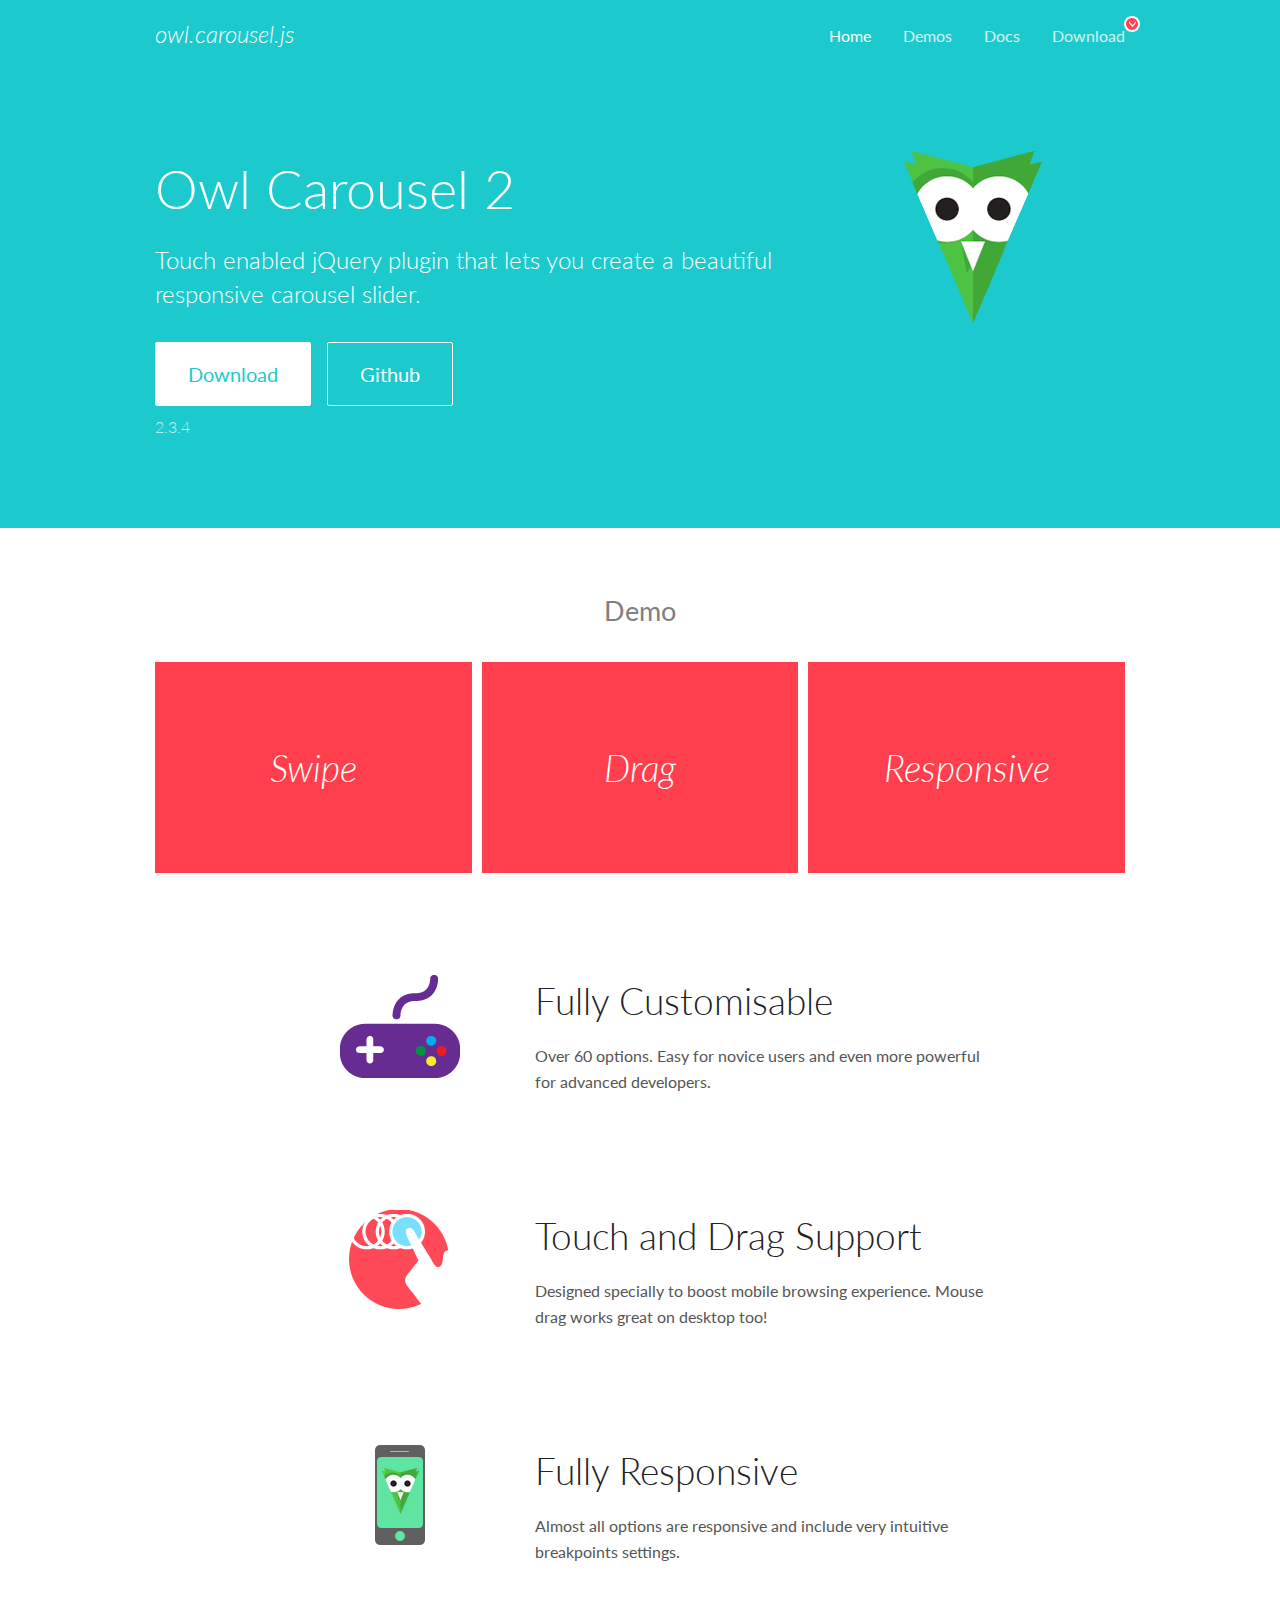
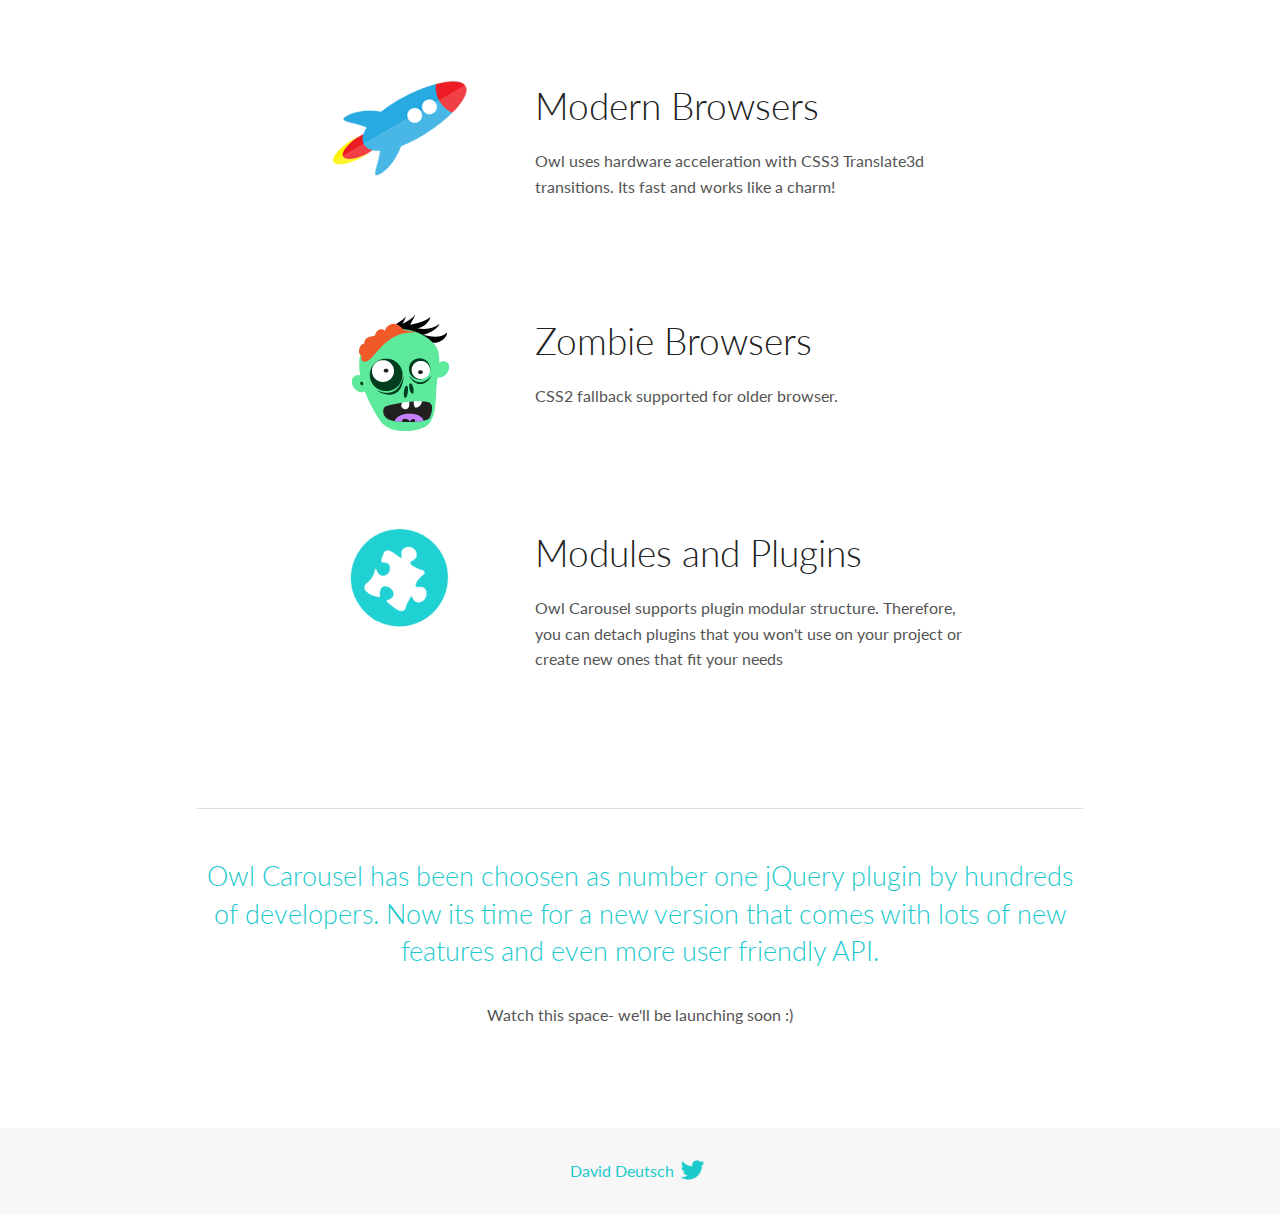
<file: plugins/OwlCarousel2-2.3.4/docs/index.html>
<!DOCTYPE html>
<html lang="en">
  <head>

    <!-- head -->
    <meta charset="utf-8">
    <meta name="msapplication-tap-highlight" content="no" />
    <meta name="viewport" content="width=device-width, initial-scale=1.0" />
    <meta name="description" content="Touch enabled jQuery plugin that lets you create beautiful responsive carousel slider.">
    <meta name="author" content="David Deutsch">
    <title>
      Home | Owl Carousel | 2.3.4
    </title>

    <!-- Stylesheets -->
    <link href='https://fonts.googleapis.com/css?family=Lato:300,400,700,400italic,300italic' rel='stylesheet' type='text/css'>
    <link rel="stylesheet" href="assets/css/docs.theme.min.css">

    <!-- Owl Stylesheets -->
    <link rel="stylesheet" href="assets/owlcarousel/assets/owl.carousel.min.css">
    <link rel="stylesheet" href="assets/owlcarousel/assets/owl.theme.default.min.css">

    <!-- HTML5 shim and Respond.js IE8 support of HTML5 elements and media queries -->

    <!--[if lt IE 9]>
      <script src="https://oss.maxcdn.com/libs/html5shiv/3.7.0/html5shiv.js"></script>
      <script src="https://oss.maxcdn.com/libs/respond.js/1.3.0/respond.min.js"></script>
    <![endif]-->

    <!-- Favicons -->
    <link rel="apple-touch-icon-precomposed" sizes="144x144" href="assets/ico/apple-touch-icon-144-precomposed.png">
    <link rel="shortcut icon" href="assets/ico/favicon.png">
    <link rel="shortcut icon" href="favicon.ico">

    <!-- Yeah i know js should not be in header. Its required for demos.-->

    <!-- javascript -->
    <script src="assets/vendors/jquery.min.js"></script>
    <script src="assets/owlcarousel/owl.carousel.js"></script>
  </head>
  <body>

    <!-- header -->
    <header class="header">
      <div class="row">
        <div class="large-12 columns">
          <div class="brand left">
            <h3>
              <a href="/OwlCarousel2/">owl.carousel.js</a> 
            </h3>
          </div>
          <a id="toggle-nav" class="right">
            <span></span> <span></span> <span></span> 
          </a> 
          <div class="nav-bar">
            <ul class="clearfix">
              <li class="active">
                <a href="/OwlCarousel2/index.html">Home</a> 
              </li>
              <li> <a href="/OwlCarousel2/demos/demos.html">Demos</a>  </li>
              <li> <a href="/OwlCarousel2/docs/started-welcome.html">Docs</a>  </li>
              <li>
                <a href="https://github.com/OwlCarousel2/OwlCarousel2/archive/2.3.4.zip">Download</a> 
                <span class="download"></span> 
              </li>
            </ul>
          </div>
        </div>
      </div>
    </header>

    <!-- home panel -->
    <section id="hero">
      <div class="row">
        <div class="large-8 medium-8 columns">
          <h1>Owl Carousel 2</h1>
          <h4>Touch enabled jQuery plugin that lets you create a beautiful responsive carousel slider.</h4>
          <a href="https://github.com/OwlCarousel2/OwlCarousel2/archive/2.3.4.zip" class="hero-button">Download</a> 
          <a href="https://github.com/OwlCarousel2/OwlCarousel2" class="hero-button outline">Github</a> 
          <p>2.3.4</p>
        </div>
        <div class="large-4 medium-4 columns">
          <img class="owl-logo" src="assets/img/owl-logo.png" alt="mr. Owl">
        </div>
      </div>
    </section>

    <!-- body -->
    <div class="home-demo">
      <div class="row">
        <div class="large-12 columns">
          <h3>Demo</h3>
          <div class="owl-carousel">
            <div class="item">
              <h2>Swipe</h2>
            </div>
            <div class="item">
              <h2>Drag</h2>
            </div>
            <div class="item">
              <h2>Responsive</h2>
            </div>
            <div class="item">
              <h2>CSS3</h2>
            </div>
            <div class="item">
              <h2>Fast</h2>
            </div>
            <div class="item">
              <h2>Easy</h2>
            </div>
            <div class="item">
              <h2>Free</h2>
            </div>
            <div class="item">
              <h2>Upgradable</h2>
            </div>
            <div class="item">
              <h2>Tons of options</h2>
            </div>
            <div class="item">
              <h2>Infinity</h2>
            </div>
            <div class="item">
              <h2>Auto Width</h2>
            </div>
          </div>
        </div>
      </div>
    </div>
    <script>
      var owl = $('.owl-carousel');
      owl.owlCarousel({
        margin: 10,
        loop: true,
        responsive: {
          0: {
            items: 1
          },
          600: {
            items: 2
          },
          1000: {
            items: 3
          }
        }
      })
    </script>

    <!-- features -->
    <div id="features">
      <div class="row">
        <div class="small-12 medium-9 small-centered columns">
          <section class="row feature">
            <div class="medium-4 small-12 columns">
              <img src="assets/img/feature-options.png" alt="">
            </div>
            <div class="medium-8 small-12 columns">
              <h2>Fully Customisable</h2>
              <p>Over 60 options. Easy for novice users and even more powerful for advanced developers.</p>
            </div>
          </section>
          <section class="row feature">
            <div class="medium-4 small-12 columns">
              <img src="assets/img/feature-drag.png" alt="">
            </div>
            <div class="medium-8 small-12 columns">
              <h2>Touch and Drag Support</h2>
              <p>Designed specially to boost mobile browsing experience. Mouse drag works great on desktop too!</p>
            </div>
          </section>
          <section class="row feature">
            <div class="medium-4 small-12 columns">
              <img src="assets/img/feature-responsive.png" alt="">
            </div>
            <div class="medium-8 small-12 columns">
              <h2>Fully Responsive</h2>
              <p>Almost all options are responsive and include very intuitive breakpoints settings.</p>
            </div>
          </section>
          <section class="row feature">
            <div class="medium-4 small-12 columns">
              <img src="assets/img/feature-modern.png" alt="">
            </div>
            <div class="medium-8 small-12 columns">
              <h2>Modern Browsers</h2>
              <p>Owl uses hardware acceleration with CSS3 Translate3d transitions. Its fast and works like a charm! </p>
            </div>
          </section>
          <section class="row feature">
            <div class="medium-4 small-12 columns">
              <img src="assets/img/feature-zombie.png" alt="">
            </div>
            <div class="medium-8 small-12 columns">
              <h2>Zombie Browsers</h2>
              <p>CSS2 fallback supported for older browser.</p>
            </div>
          </section>
          <section class="row feature">
            <div class="medium-4 small-12 columns">
              <img src="assets/img/feature-module.png" alt="">
            </div>
            <div class="medium-8 small-12 columns">
              <h2>Modules and Plugins</h2>
              <p>Owl Carousel supports plugin modular structure. Therefore, you can detach plugins that you won&#x27;t use on your project or create new ones that fit your needs</p>
            </div>
          </section>
        </div>
      </div>
    </div>

    <!-- footer -->
    <section id="teaser-text">
      <div class="row">
        <div class="small-12 medium-11 small-centered columns">
          <hr>
          <h3 id="owl-carousel-has-been-choosen-as-number-one-jquery-plugin-by-hundreds-of-developers-now-its-time-for-a-new-version-that-comes-with-lots-of-new-features-and-even-more-user-friendly-api-">Owl Carousel has been choosen as number one jQuery plugin by hundreds of developers. Now its time for a new version that comes with lots of new features and even more user friendly API.</h3>
          <p>Watch this space- we&#39;ll be launching soon :)</p>
        </div>
      </div>
    </section>

    <!-- footer -->
    <footer class="footer">
      <div class="row">
        <div class="large-12 columns">
          <h5>
            <a href="/OwlCarousel2/docs/support-contact.html">David Deutsch</a> 
            <a id="custom-tweet-button" href="https://twitter.com/share?url=https://github.com/OwlCarousel2/OwlCarousel2&text=Owl Carousel - This is so awesome! " target="_blank"></a> 
          </h5>
        </div>
      </div>
    </footer>

    <!-- vendors -->
    <script src="assets/vendors/highlight.js"></script>
    <script src="assets/js/app.js"></script>
  </body>
</html>
</file>
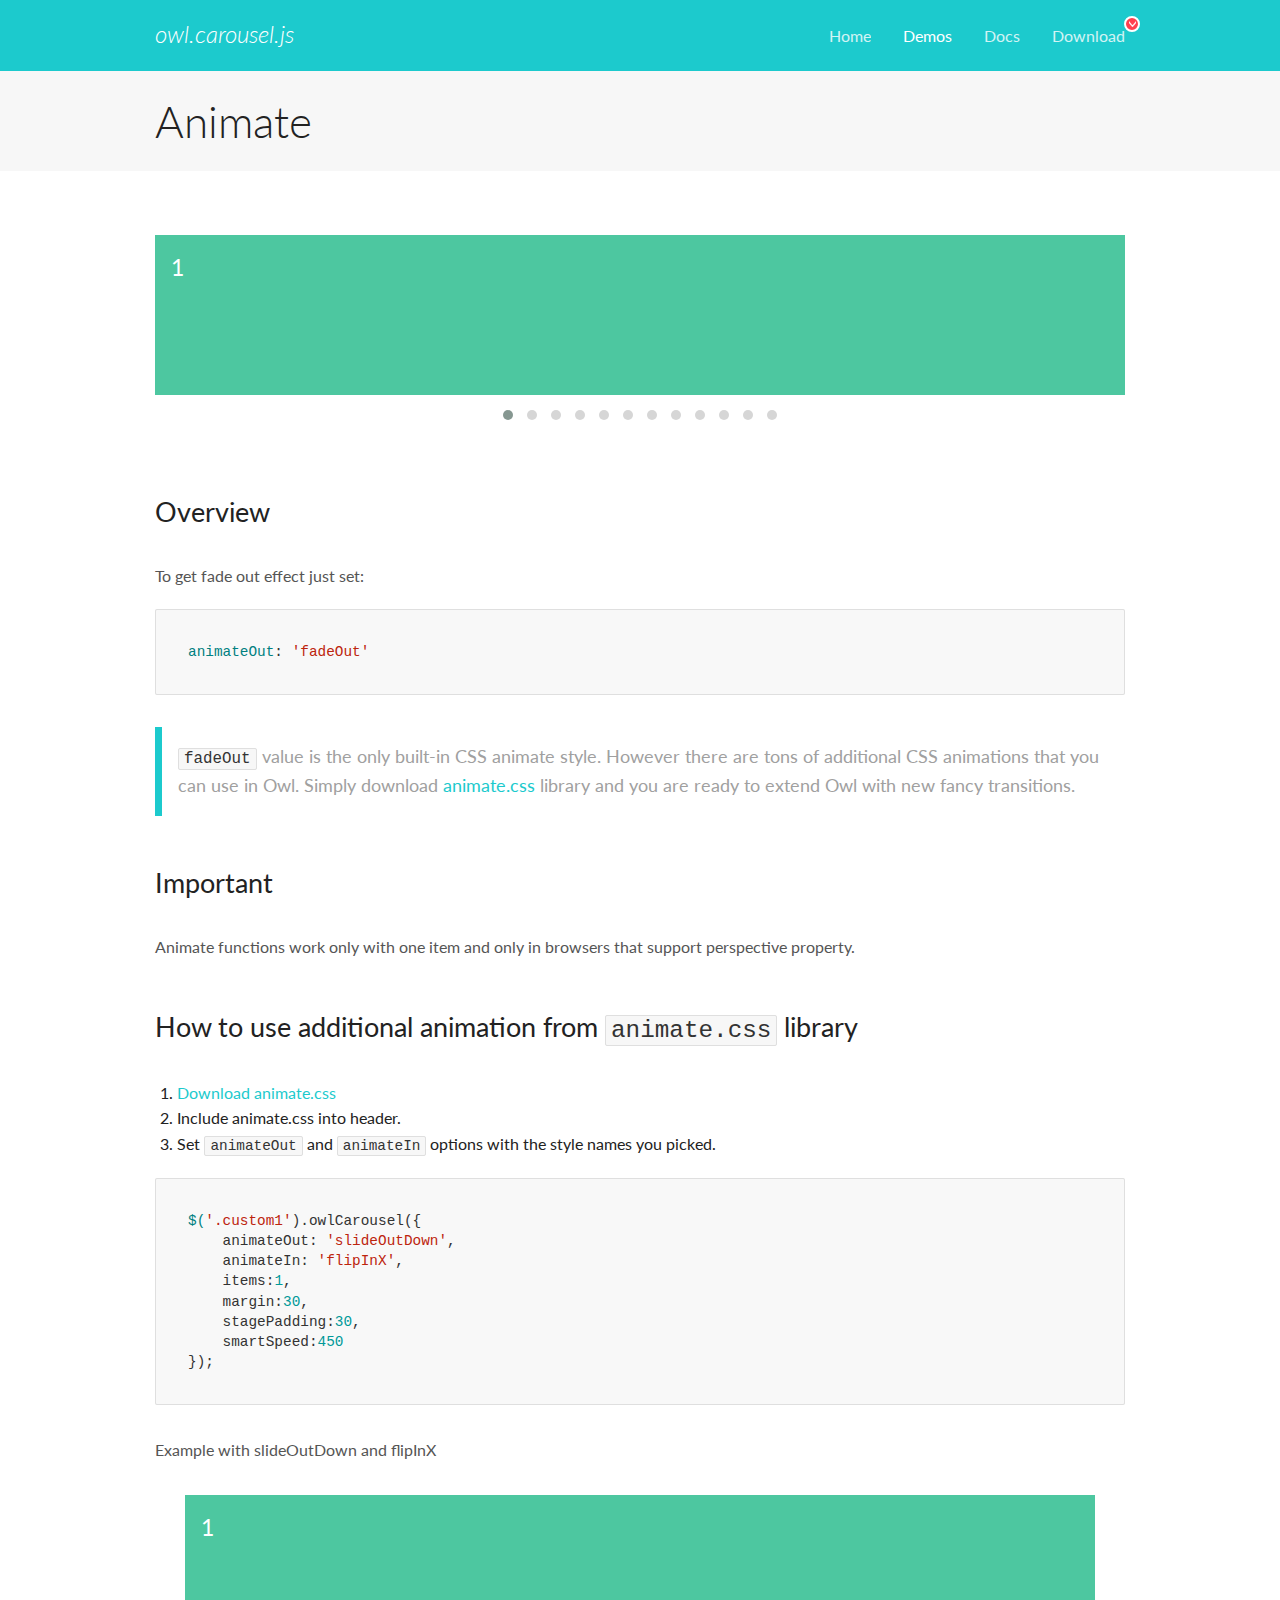
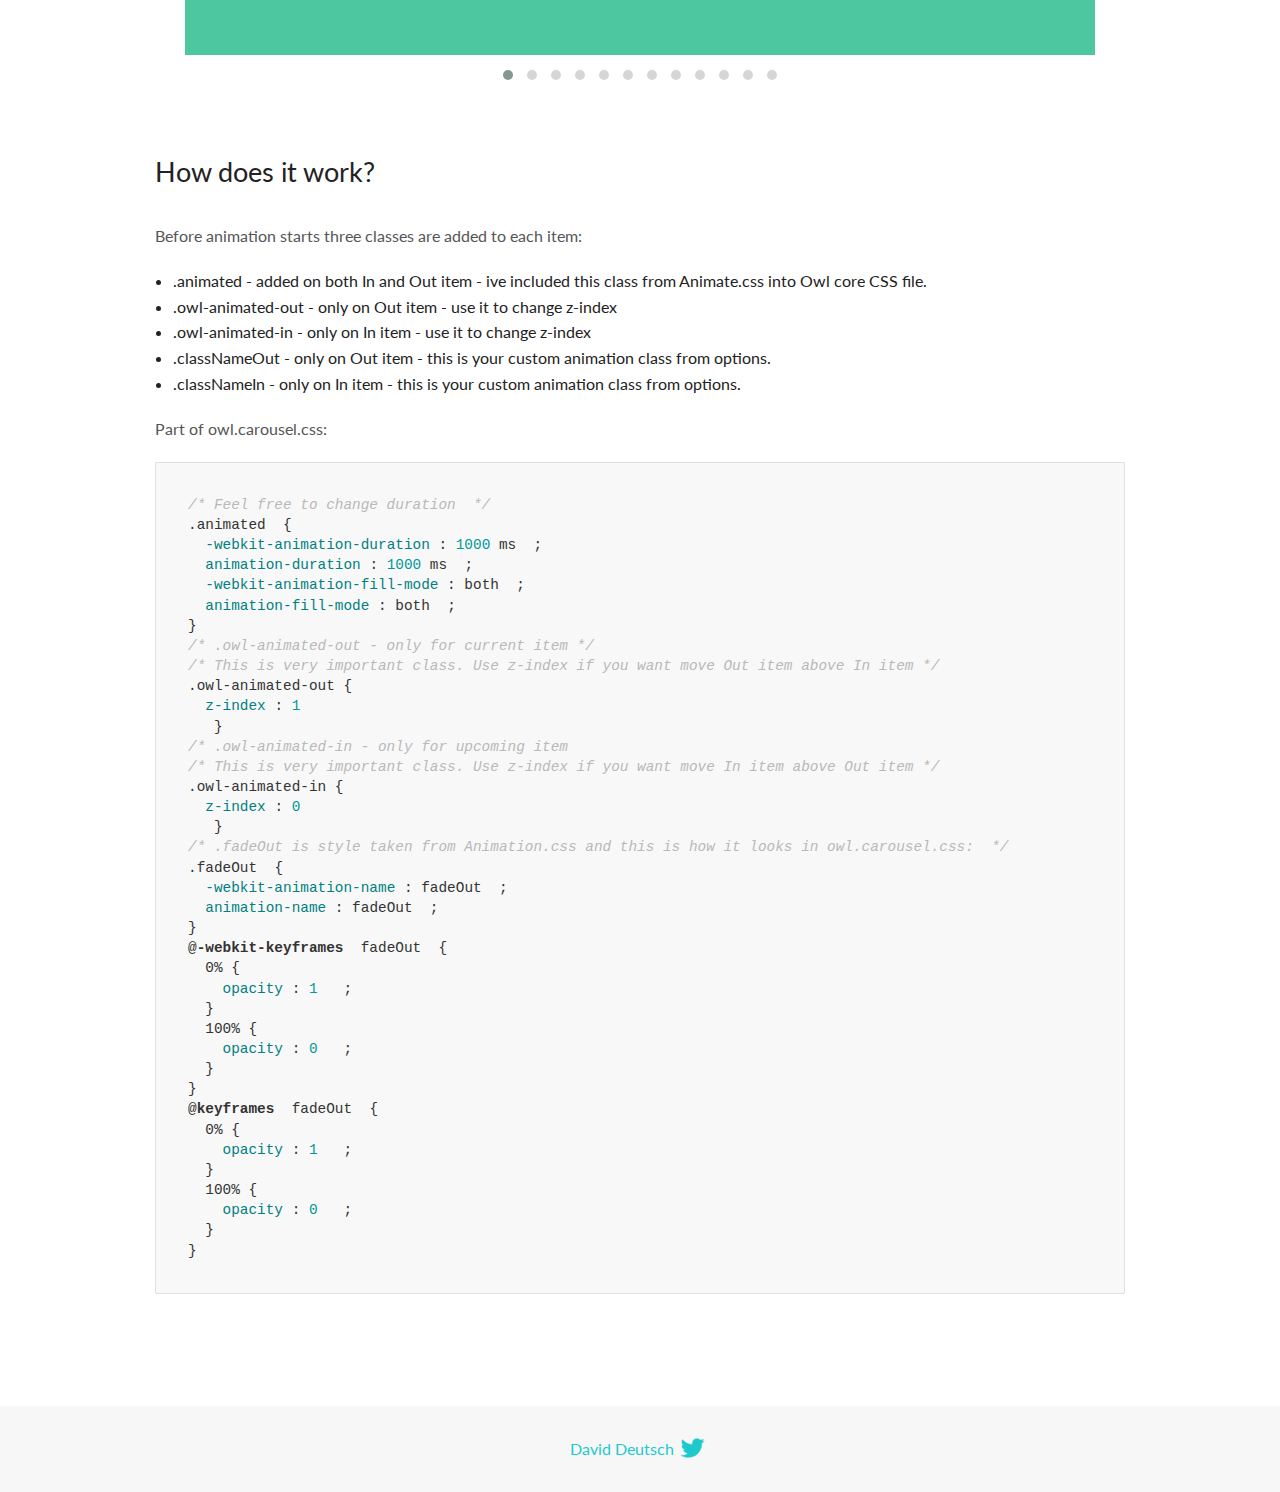
<file: plugins/OwlCarousel2-2.3.4/docs/demos/animate.html>
<!DOCTYPE html>
<html lang="en">
  <head>

    <!-- head -->
    <meta charset="utf-8">
    <meta name="msapplication-tap-highlight" content="no" />
    <meta name="viewport" content="width=device-width, initial-scale=1.0" />
    <meta name="description" content="Animate carousel">
    <meta name="author" content="David Deutsch">
    <title>
      Animate Demo | Owl Carousel | 2.3.4
    </title>

    <!-- Stylesheets -->
    <link href='https://fonts.googleapis.com/css?family=Lato:300,400,700,400italic,300italic' rel='stylesheet' type='text/css'>
    <link rel="stylesheet" href="../assets/css/docs.theme.min.css">

    <!-- Owl Stylesheets -->
    <link rel="stylesheet" href="../assets/owlcarousel/assets/owl.carousel.min.css">
    <link rel="stylesheet" href="../assets/owlcarousel/assets/owl.theme.default.min.css">

    <!-- HTML5 shim and Respond.js IE8 support of HTML5 elements and media queries -->

    <!--[if lt IE 9]>
      <script src="https://oss.maxcdn.com/libs/html5shiv/3.7.0/html5shiv.js"></script>
      <script src="https://oss.maxcdn.com/libs/respond.js/1.3.0/respond.min.js"></script>
    <![endif]-->

    <!-- Favicons -->
    <link rel="apple-touch-icon-precomposed" sizes="144x144" href="../assets/ico/apple-touch-icon-144-precomposed.png">
    <link rel="shortcut icon" href="../assets/ico/favicon.png">
    <link rel="shortcut icon" href="favicon.ico">

    <!-- Yeah i know js should not be in header. Its required for demos.-->

    <!-- javascript -->
    <script src="../assets/vendors/jquery.min.js"></script>
    <script src="../assets/owlcarousel/owl.carousel.js"></script>
  </head>
  <body>

    <!-- header -->
    <header class="header">
      <div class="row">
        <div class="large-12 columns">
          <div class="brand left">
            <h3>
              <a href="/OwlCarousel2/">owl.carousel.js</a> 
            </h3>
          </div>
          <a id="toggle-nav" class="right">
            <span></span> <span></span> <span></span> 
          </a> 
          <div class="nav-bar">
            <ul class="clearfix">
              <li> <a href="/OwlCarousel2/index.html">Home</a>  </li>
              <li class="active">
                <a href="/OwlCarousel2/demos/demos.html">Demos</a> 
              </li>
              <li> <a href="/OwlCarousel2/docs/started-welcome.html">Docs</a>  </li>
              <li>
                <a href="https://github.com/OwlCarousel2/OwlCarousel2/archive/2.3.4.zip">Download</a> 
                <span class="download"></span> 
              </li>
            </ul>
          </div>
        </div>
      </div>
    </header>

    <!-- title -->
    <section class="title">
      <div class="row">
        <div class="large-12 columns">
          <h1>Animate</h1>
        </div>
      </div>
    </section>

    <!--  Demos -->
    <section id="demos">
      <div class="row">
        <div class="large-12 columns">
          <div class="fadeOut owl-carousel owl-theme">
            <div class="item">
              <h4>1</h4>
            </div>
            <div class="item">
              <h4>2</h4>
            </div>
            <div class="item">
              <h4>3</h4>
            </div>
            <div class="item">
              <h4>4</h4>
            </div>
            <div class="item">
              <h4>5</h4>
            </div>
            <div class="item">
              <h4>6</h4>
            </div>
            <div class="item">
              <h4>7</h4>
            </div>
            <div class="item">
              <h4>8</h4>
            </div>
            <div class="item">
              <h4>9</h4>
            </div>
            <div class="item">
              <h4>10</h4>
            </div>
            <div class="item">
              <h4>11</h4>
            </div>
            <div class="item">
              <h4>12</h4>
            </div>
          </div>
          <h3 id="overview">Overview</h3>
          <p>To get fade out effect just set:</p>
          <pre><code>animateOut: &#39;fadeOut&#39;</code></pre>
          <blockquote>
            <p><code>fadeOut</code> value is the only built-in CSS animate style. However there are tons of additional CSS animations that you can use in Owl. Simply download
              <a href="https://daneden.github.io/animate.css/">animate.css</a>  library and you are ready to extend Owl with new fancy transitions.</p>
          </blockquote>
          <h3 id="important">Important</h3>
          <p>Animate functions work only with one item and only in browsers that support perspective property.</p>
          <h3 id="how-to-use-additional-animation-from-animate-css-library">How to use additional animation from <code>animate.css</code> library</h3>
          <ol>
            <li> <a href="https://daneden.github.io/animate.css/">Download animate.css</a>  </li>
            <li>Include animate.css into header.</li>
            <li>Set <code>animateOut</code> and <code>animateIn</code> options with the style names you picked.</li>
          </ol>
          <pre><code>$(&#39;.custom1&#39;).owlCarousel({
    animateOut: &#39;slideOutDown&#39;,
    animateIn: &#39;flipInX&#39;,
    items:1,
    margin:30,
    stagePadding:30,
    smartSpeed:450
});</code></pre>
          <p>Example with slideOutDown and flipInX</p>
          <div class="custom1 owl-carousel owl-theme">
            <div class="item">
              <h4>1</h4>
            </div>
            <div class="item">
              <h4>2</h4>
            </div>
            <div class="item">
              <h4>3</h4>
            </div>
            <div class="item">
              <h4>4</h4>
            </div>
            <div class="item">
              <h4>5</h4>
            </div>
            <div class="item">
              <h4>6</h4>
            </div>
            <div class="item">
              <h4>7</h4>
            </div>
            <div class="item">
              <h4>8</h4>
            </div>
            <div class="item">
              <h4>9</h4>
            </div>
            <div class="item">
              <h4>10</h4>
            </div>
            <div class="item">
              <h4>11</h4>
            </div>
            <div class="item">
              <h4>12</h4>
            </div>
          </div>
          <h3 id="how-does-it-work-">How does it work?</h3>
          <p>Before animation starts three classes are added to each item:</p>
          <ul>
            <li>.animated - added on both In and Out item - ive included this class from Animate.css into Owl core CSS file.</li>
            <li>.owl-animated-out - only on Out item - use it to change z-index</li>
            <li>.owl-animated-in - only on In item - use it to change z-index</li>
            <li>.classNameOut - only on Out item - this is your custom animation class from options.</li>
            <li>.classNameIn - only on In item - this is your custom animation class from options.</li>
          </ul>
          <p>Part of owl.carousel.css:</p>
          <pre><code class="language-css"><span class="comment">/* Feel free to change duration  */</span> 
<span class="class">.animated</span>  <span class="rules">{
  <span class="rule"><span class="attribute">-webkit-animation-duration</span> :<span class="value"> <span class="number">1000</span> ms</span> </span> ;
  <span class="rule"><span class="attribute">animation-duration</span> :<span class="value"> <span class="number">1000</span> ms</span> </span> ;
  <span class="rule"><span class="attribute">-webkit-animation-fill-mode</span> :<span class="value"> both</span> </span> ;
  <span class="rule"><span class="attribute">animation-fill-mode</span> :<span class="value"> both</span> </span> ;
<span class="rule">}</span> </span> 
<span class="comment">/* .owl-animated-out - only for current item */</span> 
<span class="comment">/* This is very important class. Use z-index if you want move Out item above In item */</span> 
<span class="class">.owl-animated-out</span> <span class="rules">{
  <span class="rule"><span class="attribute">z-index</span> :<span class="value"> <span class="number">1</span> 
</span> </span> </span> }
<span class="comment">/* .owl-animated-in - only for upcoming item
/* This is very important class. Use z-index if you want move In item above Out item */</span> 
<span class="class">.owl-animated-in</span> <span class="rules">{
  <span class="rule"><span class="attribute">z-index</span> :<span class="value"> <span class="number">0</span> 
</span> </span> </span> }
<span class="comment">/* .fadeOut is style taken from Animation.css and this is how it looks in owl.carousel.css:  */</span> 
<span class="class">.fadeOut</span>  <span class="rules">{
  <span class="rule"><span class="attribute">-webkit-animation-name</span> :<span class="value"> fadeOut</span> </span> ;
  <span class="rule"><span class="attribute">animation-name</span> :<span class="value"> fadeOut</span> </span> ;
<span class="rule">}</span> </span> 
<span class="at_rule">@<span class="keyword">-webkit-keyframes</span>  fadeOut </span> {
  0% <span class="rules">{
    <span class="rule"><span class="attribute">opacity</span> :<span class="value"> <span class="number">1</span> </span> </span> ;
  <span class="rule">}</span> </span> 
  100% <span class="rules">{
    <span class="rule"><span class="attribute">opacity</span> :<span class="value"> <span class="number">0</span> </span> </span> ;
  <span class="rule">}</span> </span> 
}
<span class="at_rule">@<span class="keyword">keyframes</span>  fadeOut </span> {
  0% <span class="rules">{
    <span class="rule"><span class="attribute">opacity</span> :<span class="value"> <span class="number">1</span> </span> </span> ;
  <span class="rule">}</span> </span> 
  100% <span class="rules">{
    <span class="rule"><span class="attribute">opacity</span> :<span class="value"> <span class="number">0</span> </span> </span> ;
  <span class="rule">}</span> </span> 
}</code></pre>
          <link rel="stylesheet" href="../assets/css/animate.css">
          <script>
            jQuery(document).ready(function($) {
              $('.fadeOut').owlCarousel({
                items: 1,
                animateOut: 'fadeOut',
                loop: true,
                margin: 10,
              });
              $('.custom1').owlCarousel({
                animateOut: 'slideOutDown',
                animateIn: 'flipInX',
                items: 1,
                margin: 30,
                stagePadding: 30,
                smartSpeed: 450
              });
            });
          </script>
        </div>
      </div>
    </section>

    <!-- footer -->
    <footer class="footer">
      <div class="row">
        <div class="large-12 columns">
          <h5>
            <a href="/OwlCarousel2/docs/support-contact.html">David Deutsch</a> 
            <a id="custom-tweet-button" href="https://twitter.com/share?url=https://github.com/OwlCarousel2/OwlCarousel2&text=Owl Carousel - This is so awesome! " target="_blank"></a> 
          </h5>
        </div>
      </div>
    </footer>

    <!-- vendors -->
    <script src="../assets/vendors/highlight.js"></script>
    <script src="../assets/js/app.js"></script>
  </body>
</html>
</file>
